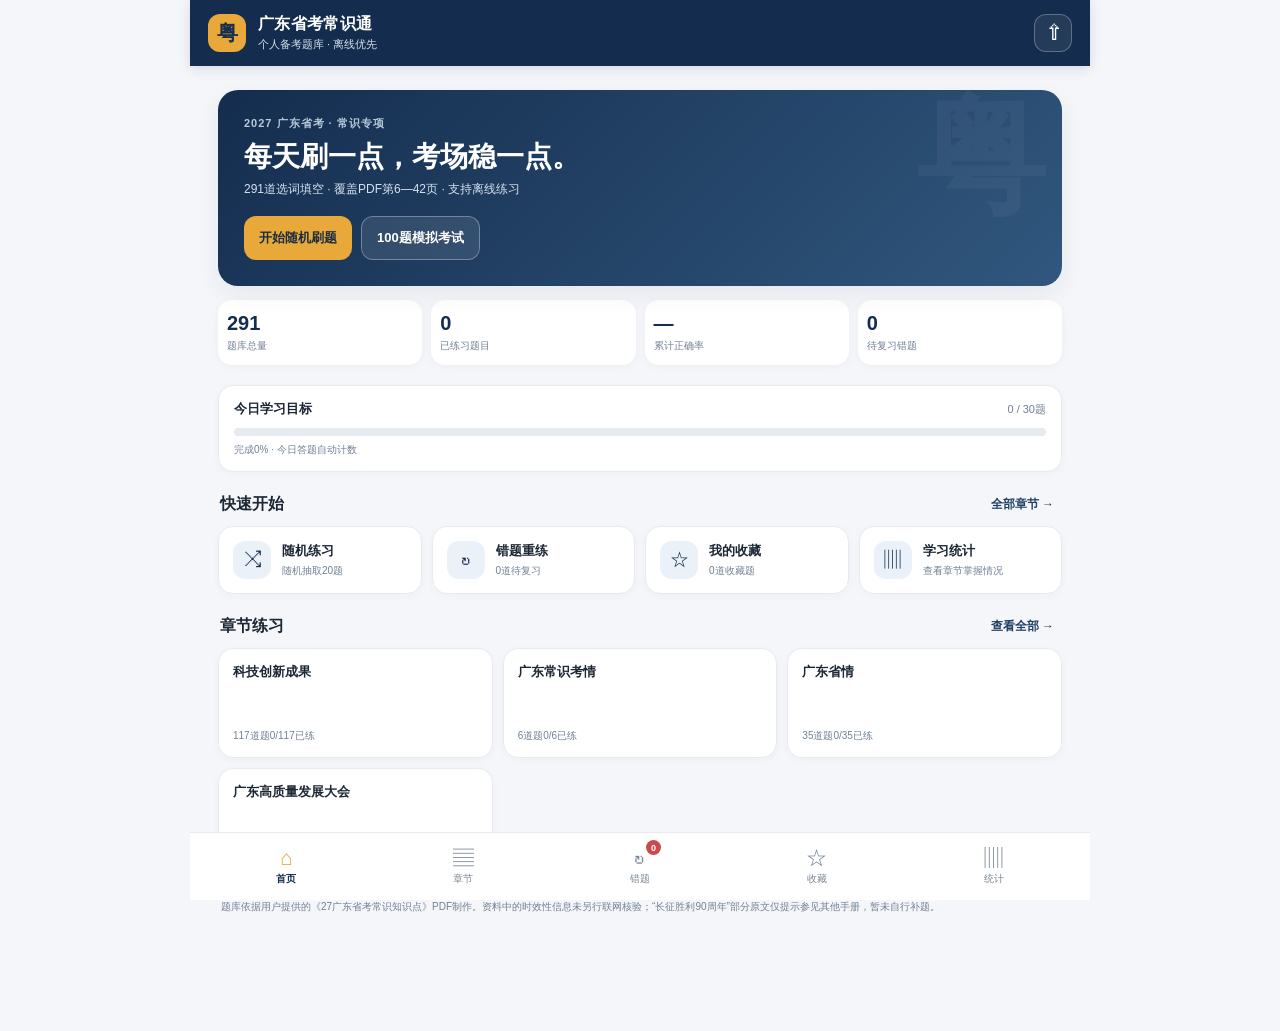
<file: index.html>
<!doctype html>
<html lang="zh-CN">
<head>
  <meta charset="utf-8">
  <meta name="viewport" content="width=device-width,initial-scale=1,viewport-fit=cover">
  <meta name="theme-color" content="#142d4e">
  <meta name="apple-mobile-web-app-capable" content="yes">
  <meta name="apple-mobile-web-app-status-bar-style" content="black-translucent">
  <meta name="apple-mobile-web-app-title" content="广东常识通">
  <meta name="description" content="广东省考常识四选一选词填空、错题复习与模拟考试">
  <link rel="manifest" href="manifest.webmanifest">
  <link rel="apple-touch-icon" href="icons/icon-192.png">
  <link rel="icon" href="icons/icon-192.png">
  <link rel="stylesheet" href="styles.css">
  <title>广东省考常识通</title>
</head>
<body>
  <div class="app-shell">
    <header class="topbar">
      <div class="brand-mark">粤</div>
      <div class="brand-copy"><strong>广东省考常识通</strong><span>个人备考题库 · 离线优先</span></div>
      <button class="icon-button" id="backupBtn" title="数据备份" aria-label="数据备份">⇧</button>
    </header>

    <main id="app" class="main-content">
      <div class="loading"><div class="spinner"></div><p>正在载入题库…</p></div>
    </main>

    <nav class="bottom-nav" aria-label="主导航">
      <button data-nav="home" class="nav-item active"><span>⌂</span><small>首页</small></button>
      <button data-nav="chapters" class="nav-item"><span>▤</span><small>章节</small></button>
      <button data-nav="wrong" class="nav-item"><span>↻</span><small>错题</small><b id="wrongBadge" class="nav-badge">0</b></button>
      <button data-nav="favorites" class="nav-item"><span>☆</span><small>收藏</small></button>
      <button data-nav="stats" class="nav-item"><span>▥</span><small>统计</small></button>
    </nav>
  </div>

  <input type="file" id="importFile" accept="application/json,.json" hidden>
  <script src="questions.js"></script>
  <script src="app.js"></script>
</body>
</html>
</file>
<file: styles.css>
:root{--navy:#142d4e;--navy2:#203f65;--gold:#e8a93a;--bg:#f4f6f9;--card:#fff;--text:#1c2735;--muted:#718096;--line:#e7ebf0;--green:#16845b;--red:#c94b4b;--softblue:#eaf1f8;--shadow:0 8px 24px rgba(25,45,70,.07);font-family:-apple-system,BlinkMacSystemFont,"SF Pro Text","PingFang SC","Microsoft YaHei",sans-serif;color:var(--text)}
*{box-sizing:border-box}body{margin:0;background:var(--bg);padding:0 0 env(safe-area-inset-bottom)}button,input{font:inherit}button{cursor:pointer}.app-shell{max-width:900px;min-height:100vh;margin:0 auto;background:var(--bg);padding-bottom:calc(76px + env(safe-area-inset-bottom))}.topbar{height:66px;background:var(--navy);color:white;display:flex;align-items:center;padding:0 18px;gap:12px;position:sticky;top:0;z-index:10;box-shadow:0 2px 12px #0b203a22}.brand-mark{width:38px;height:38px;border-radius:12px;background:var(--gold);color:#172f4e;display:grid;place-items:center;font-size:21px;font-weight:900}.brand-copy{display:flex;flex-direction:column;gap:2px;flex:1}.brand-copy strong{font-size:16px;letter-spacing:.3px}.brand-copy span{font-size:11px;color:#d6e0eb}.icon-button{width:38px;height:38px;border:1px solid #ffffff45;border-radius:12px;background:#ffffff12;color:white;font-size:22px}.main-content{padding:18px 16px 28px}.bottom-nav{position:fixed;bottom:0;left:50%;transform:translateX(-50%);width:min(100%,900px);height:calc(66px + env(safe-area-inset-bottom));padding:7px 8px calc(7px + env(safe-area-inset-bottom));background:#fff;border-top:1px solid var(--line);display:flex;justify-content:space-around;z-index:20}.nav-item{position:relative;border:0;background:transparent;color:#7b8795;min-width:54px;display:flex;flex-direction:column;align-items:center;justify-content:center;gap:3px}.nav-item span{font-size:21px;line-height:22px}.nav-item small{font-size:10px}.nav-item.active{color:var(--navy);font-weight:700}.nav-item.active span{color:var(--gold)}.nav-badge{position:absolute;top:0;right:6px;background:var(--red);color:white;border-radius:10px;font-size:9px;min-width:15px;height:15px;display:grid;place-items:center;padding:0 4px}.loading{padding:80px 10px;text-align:center;color:var(--muted)}.spinner{width:25px;height:25px;border:3px solid #dbe3ec;border-top-color:var(--gold);border-radius:50%;margin:0 auto 12px;animation:spin .8s linear infinite}@keyframes spin{to{transform:rotate(360deg)}}
.eyebrow{font-size:11px;color:var(--muted);letter-spacing:1px;font-weight:700;text-transform:uppercase}.hero{background:linear-gradient(135deg,#142d4e,#31577e);color:white;border-radius:20px;padding:20px;box-shadow:var(--shadow);position:relative;overflow:hidden}.hero:after{content:"粤";position:absolute;right:16px;top:-20px;font-size:130px;font-weight:900;color:#ffffff0b}.hero h1{font-size:23px;margin:7px 0 5px;position:relative;z-index:1}.hero p{margin:0;color:#d7e2ef;font-size:12px;position:relative;z-index:1}.hero-actions{display:flex;gap:9px;margin-top:18px;position:relative;z-index:1}.btn{border:0;border-radius:12px;padding:12px 15px;font-weight:700;font-size:13px}.btn-primary{background:var(--gold);color:#1b2d43}.btn-light{background:#ffffff19;color:#fff;border:1px solid #ffffff50}.btn-outline{background:white;color:var(--navy);border:1px solid var(--line)}.btn-danger{background:#fff1f1;color:var(--red);border:1px solid #f4d6d6}.btn-small{padding:8px 11px;font-size:12px;border-radius:9px}.stats-grid{display:grid;grid-template-columns:repeat(4,1fr);gap:9px;margin:14px 0 20px}.stat-card{background:var(--card);border-radius:14px;padding:12px 9px;box-shadow:0 2px 10px #1d34550a;min-width:0}.stat-card strong{display:block;font-size:20px;color:var(--navy);font-variant-numeric:tabular-nums}.stat-card span{font-size:10px;color:var(--muted)}.section-head{display:flex;align-items:center;justify-content:space-between;margin:22px 2px 11px}.section-head h2{font-size:16px;margin:0}.section-head button{border:0;background:transparent;color:var(--navy2);font-size:12px;font-weight:700}.quick-grid{display:grid;grid-template-columns:repeat(2,1fr);gap:10px}.quick-card,.chapter-card,.panel{background:white;border:1px solid var(--line);border-radius:15px;padding:14px;box-shadow:0 2px 10px #1d345508}.quick-card{display:flex;align-items:center;gap:11px;text-align:left;color:var(--text);border:1px solid var(--line)}.quick-icon{width:38px;height:38px;border-radius:12px;background:var(--softblue);display:grid;place-items:center;font-size:19px;color:var(--navy)}.quick-card strong{font-size:13px;display:block}.quick-card small{font-size:10px;color:var(--muted)}.chapter-list{display:grid;grid-template-columns:repeat(2,minmax(0,1fr));gap:10px}.chapter-card{cursor:pointer;text-align:left;color:var(--text);min-height:110px;display:flex;flex-direction:column;gap:8px}.chapter-card .chapter-title{font-weight:750;font-size:13px;line-height:1.4}.chapter-card .chapter-meta{display:flex;justify-content:space-between;align-items:center;color:var(--muted);font-size:10px;margin-top:auto}.mini-track{height:5px;background:#edf1f5;border-radius:99px;overflow:hidden}.mini-track i{display:block;height:100%;background:var(--gold);border-radius:99px}.searchbar{display:flex;gap:8px;margin:12px 0}.searchbar input{width:100%;border:1px solid var(--line);background:white;border-radius:12px;padding:12px 14px;outline:none}.searchbar input:focus{border-color:#9bb2cb}.page-title{font-size:21px;margin:4px 0 5px}.page-subtitle{font-size:12px;color:var(--muted);margin:0 0 16px;line-height:1.6}.notice{padding:11px 13px;background:#fff8e8;border:1px solid #f5e5bd;border-radius:12px;color:#76531a;font-size:11px;line-height:1.6;margin:12px 0}.question-card{background:white;border:1px solid var(--line);border-radius:18px;padding:17px;box-shadow:var(--shadow)}.q-top{display:flex;align-items:center;justify-content:space-between;gap:8px}.pill{border-radius:99px;background:#edf2f7;color:var(--navy2);font-size:10px;padding:5px 9px;font-weight:700}.q-number{font-size:11px;color:var(--muted);font-variant-numeric:tabular-nums}.q-text{font-size:17px;line-height:1.65;font-weight:700;margin:18px 0}.option-list{display:flex;flex-direction:column;gap:9px}.option{display:flex;align-items:flex-start;gap:10px;width:100%;text-align:left;background:#fff;border:1px solid #e3e8ee;border-radius:13px;padding:12px;color:var(--text);font-size:13px;line-height:1.55;transition:.15s}.option .letter{flex:0 0 24px;height:24px;border-radius:50%;display:grid;place-items:center;background:#f0f3f6;color:#5e6b79;font-size:11px;font-weight:800}.option.selected{border-color:var(--navy2);background:#f2f6fb}.option.correct{border-color:#61b995;background:#effaf5}.option.correct .letter{background:var(--green);color:white}.option.incorrect{border-color:#e49a9a;background:#fff4f4}.option.incorrect .letter{background:var(--red);color:white}.option:disabled{cursor:default}.feedback{border-radius:13px;padding:13px;margin-top:14px;font-size:12px;line-height:1.65}.feedback.good{background:#effaf5;border:1px solid #cdebdc;color:#175b42}.feedback.bad{background:#fff5f5;border:1px solid #f2d4d4;color:#8a3333}.feedback strong{display:block;margin-bottom:3px}.explanation{color:#4b5a69}.q-actions{display:flex;justify-content:space-between;gap:9px;margin-top:16px}.q-actions .btn{flex:1}.progress-row{display:flex;align-items:center;gap:9px;margin:13px 0}.progress-track{height:6px;flex:1;background:#e6ebf0;border-radius:99px;overflow:hidden}.progress-track i{height:100%;display:block;background:var(--gold)}.progress-row small{font-size:10px;color:var(--muted);white-space:nowrap}.bookmark{border:1px solid var(--line);background:white;color:#a17a2a;border-radius:10px;padding:7px 9px;font-size:12px}.bookmark.on{background:#fff8e8;border-color:#f0dba8}.result-hero{background:white;border-radius:18px;padding:20px;text-align:center;box-shadow:var(--shadow)}.score{font-size:42px;font-weight:850;color:var(--navy);margin:8px}.score-label{color:var(--muted);font-size:12px}.result-list{display:flex;flex-direction:column;gap:9px;margin-top:13px}.result-item{background:white;border:1px solid var(--line);border-radius:13px;padding:12px;font-size:12px;line-height:1.6}.result-item strong{display:block;margin-bottom:4px}.toolbar{display:flex;flex-wrap:wrap;gap:8px;margin:13px 0}.empty{background:white;border:1px dashed #d5dde6;border-radius:15px;padding:28px 18px;text-align:center;color:var(--muted);font-size:12px;line-height:1.7}.empty b{display:block;color:var(--navy);font-size:15px;margin-bottom:5px}.bar-row{display:grid;grid-template-columns:100px 1fr 38px;gap:8px;align-items:center;margin:11px 0;font-size:11px}.bar-row .track{height:8px;background:#edf1f5;border-radius:99px;overflow:hidden}.bar-row .track i{display:block;height:100%;background:var(--navy2)}.bar-row em{font-style:normal;text-align:right;color:var(--muted)}.source-line{font-size:10px;color:var(--muted);margin-top:12px}.settings-row{display:flex;align-items:center;justify-content:space-between;gap:12px;padding:13px 0;border-bottom:1px solid var(--line);font-size:12px}.settings-row:last-child{border:0}.settings-row input{width:70px;border:1px solid var(--line);border-radius:9px;padding:7px}.footer-note{font-size:10px;line-height:1.7;color:var(--muted);margin:20px 3px 4px}.two-col{display:grid;grid-template-columns:1fr 1fr;gap:9px}.hidden{display:none!important}
@media(min-width:700px){.main-content{padding:24px 28px 32px}.hero{padding:26px}.hero h1{font-size:28px}.chapter-list{grid-template-columns:repeat(3,minmax(0,1fr))}.quick-grid{grid-template-columns:repeat(4,1fr)}.q-text{font-size:20px}.option{font-size:14px;padding:14px}.question-card{padding:24px}.bottom-nav{height:68px;padding-bottom:7px}.app-shell{padding-bottom:80px}}
@media(max-width:380px){.stats-grid{grid-template-columns:repeat(2,1fr)}.quick-grid{grid-template-columns:1fr}.hero-actions{flex-wrap:wrap}.hero-actions .btn{flex:1}.q-text{font-size:16px}}

.q-format{display:inline-flex;align-items:center;background:#fff7e6;color:#8a6420;border:1px solid #f0dfb7;border-radius:8px;padding:5px 9px;font-size:10px;font-weight:800;letter-spacing:.3px;margin-top:14px}.q-text{margin-top:9px}
</file>
